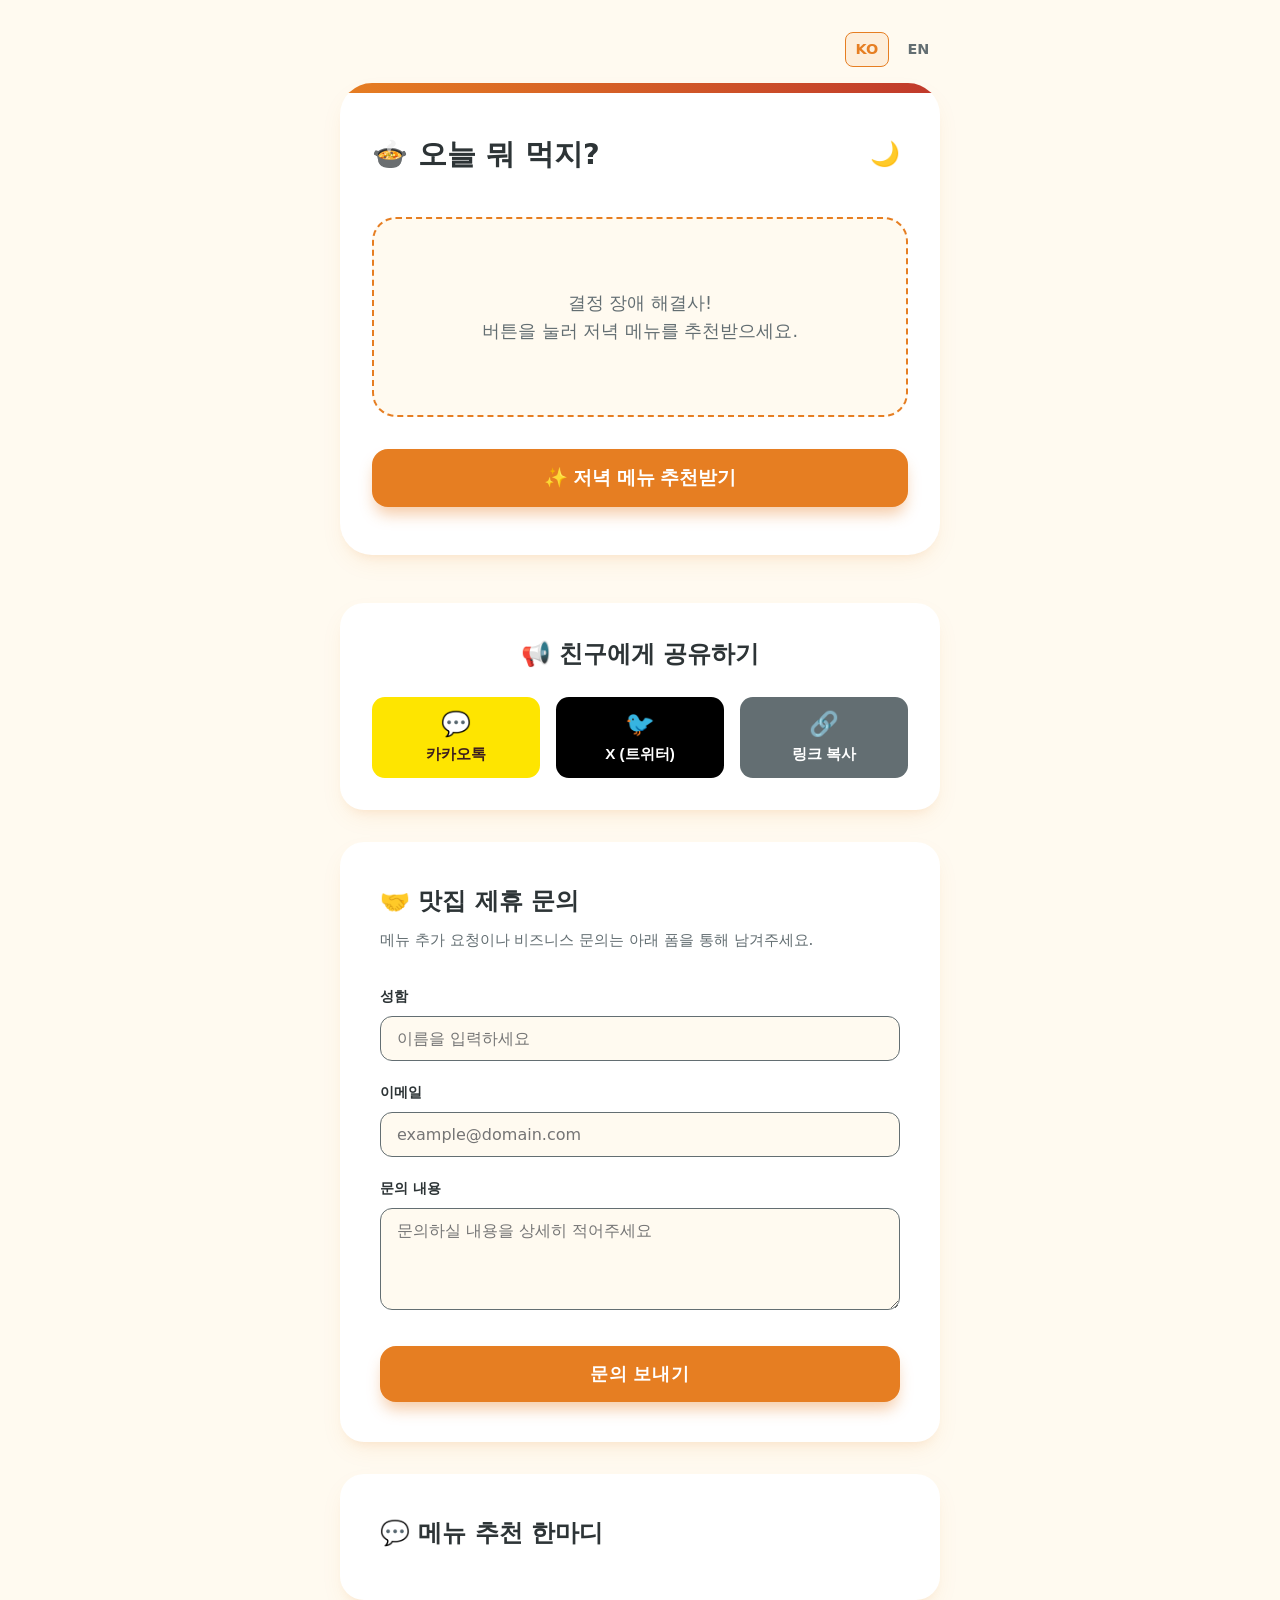
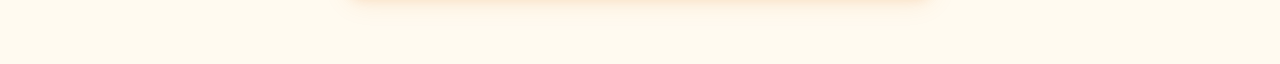
<file: index.html>
<!DOCTYPE html>
<html lang="ko">
<head>
    <meta charset="UTF-8">
    <meta name="viewport" content="width=device-width, initial-scale=1.0">
    <title>오늘 뭐 먹지? | 저녁 메뉴 추천</title>
    <link rel="icon" type="image/svg+xml" href="/favicon.svg">
    <link rel="stylesheet" href="style.css">
    <!-- Kakao SDK -->
    <script src="https://t1.kakaocdn.net/kakao_js_sdk/2.7.0/kakao.min.js" integrity="sha384-lLeYY97784z98489098489098489098489098489098489098489098489098489" crossorigin="anonymous"></script>
</head>
<body>

    <nav class="lang-switcher">
        <a href="index.html" class="lang-link active">KO</a>
        <a href="en.html" class="lang-link">EN</a>
    </nav>

    <main class="container">
        <header>
            <h1>🍲 오늘 뭐 먹지?</h1>
            <button id="theme-toggle" class="theme-toggle" aria-label="Toggle dark mode">🌙</button>
        </header>
        
        <div id="display-area">
            <p style="color: var(--text-secondary); font-size: 1.1rem;">결정 장애 해결사! <br>버튼을 눌러 저녁 메뉴를 추천받으세요.</p>
        </div>

        <button id="recommend-btn">
            <span>✨ 저녁 메뉴 추천받기</span>
        </button>
    </main>

    <section class="share-section">
        <div class="share-container">
            <h2>📢 친구에게 공유하기</h2>
            <div class="share-buttons">
                <button id="share-kakao" class="share-btn kakao" title="카카오톡 공유">
                    <span class="share-icon">💬</span>
                    <span>카카오톡</span>
                </button>
                <button id="share-twitter" class="share-btn twitter" title="X(트위터) 공유">
                    <span class="share-icon">🐦</span>
                    <span>X (트위터)</span>
                </button>
                <button id="copy-link" class="share-btn link" title="링크 복사">
                    <span class="share-icon">🔗</span>
                    <span>링크 복사</span>
                </button>
            </div>
        </div>
    </section>

    <section class="inquiry-section">
        <div class="inquiry-container">
            <h2>🤝 맛집 제휴 문의</h2>
            <p>메뉴 추가 요청이나 비즈니스 문의는 아래 폼을 통해 남겨주세요.</p>
            <form action="https://formspree.io/f/mlgpypkr" method="POST" id="inquiry-form">
                <div class="form-group">
                    <label for="name">성함</label>
                    <input type="text" id="name" name="name" placeholder="이름을 입력하세요" required>
                </div>
                <div class="form-group">
                    <label for="email">이메일</label>
                    <input type="email" id="email" name="email" placeholder="example@domain.com" required>
                </div>
                <div class="form-group">
                    <label for="message">문의 내용</label>
                    <textarea id="message" name="message" rows="4" placeholder="문의하실 내용을 상세히 적어주세요" required></textarea>
                </div>
                <button type="submit" class="submit-btn">문의 보내기</button>
            </form>
        </div>
    </section>

    <section class="comment-section">
        <div class="comment-container">
            <h2>💬 메뉴 추천 한마디</h2>
            <div id="disqus_thread"></div>
            <script>
            (function() {
                var d = document, s = d.createElement('script');
                s.src = 'https://productbuilder2-6.disqus.com/embed.js';
                s.setAttribute('data-timestamp', +new Date());
                (d.head || d.body).appendChild(s);
                })();
            </script>
            <noscript>Please enable JavaScript to view the <a href="https://disqus.com/?ref_noscript">comments powered by Disqus.</a></noscript>
        </div>
    </section>

    <script src="main.js"></script>
</body>
</html>
</file>
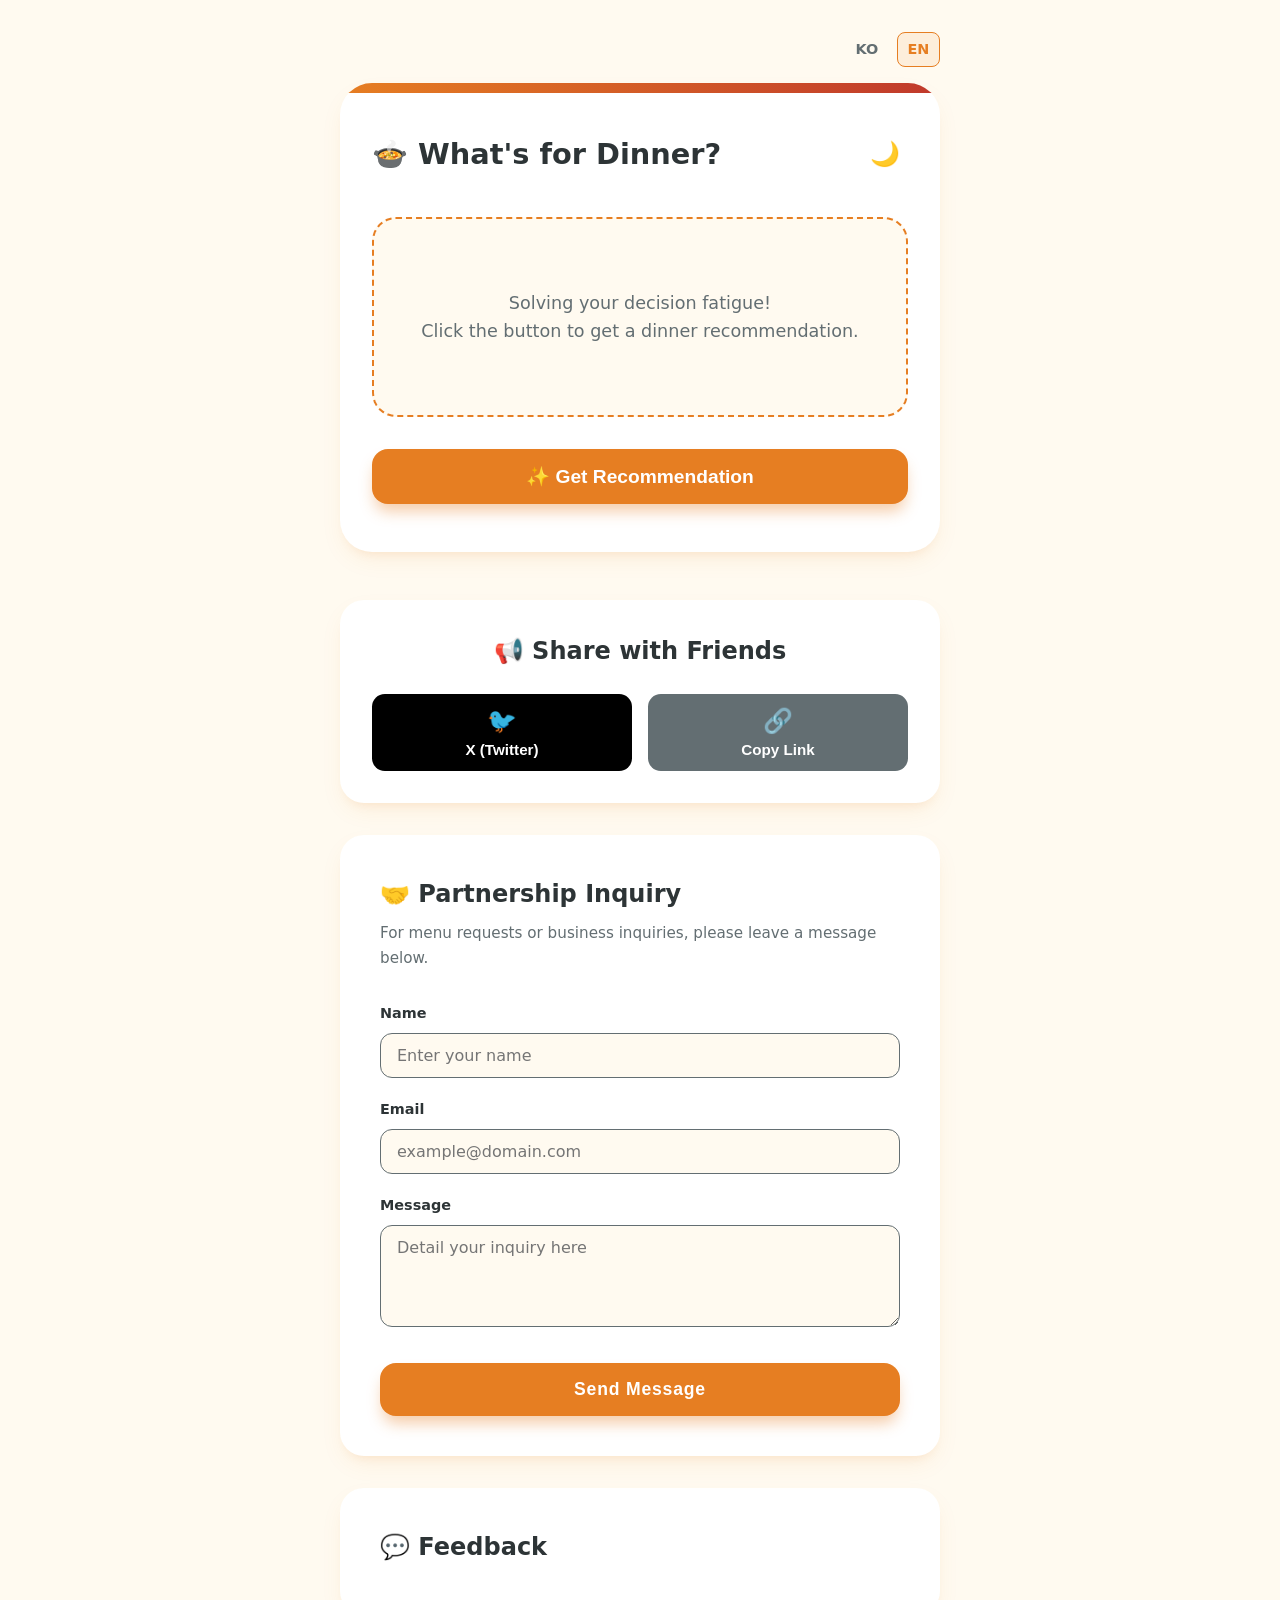
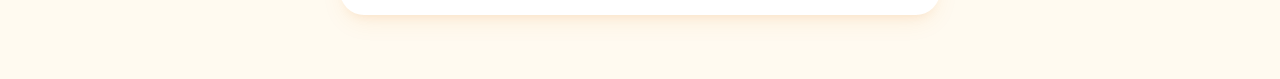
<file: en.html>
<!DOCTYPE html>
<html lang="en">
<head>
    <meta charset="UTF-8">
    <meta name="viewport" content="width=device-width, initial-scale=1.0">
    <title>What's for Dinner? | Menu Recommendation</title>
    <link rel="icon" type="image/svg+xml" href="favicon.svg">
    <link rel="stylesheet" href="style.css">
</head>
<body>

    <nav class="lang-switcher">
        <a href="index.html" class="lang-link">KO</a>
        <a href="en.html" class="lang-link active">EN</a>
    </nav>

    <main class="container">
        <header>
            <h1>🍲 What's for Dinner?</h1>
            <button id="theme-toggle" class="theme-toggle" aria-label="Toggle dark mode">🌙</button>
        </header>
        
        <div id="display-area">
            <p style="color: var(--text-secondary); font-size: 1.1rem;">Solving your decision fatigue! <br>Click the button to get a dinner recommendation.</p>
        </div>

        <button id="recommend-btn">
            <span>✨ Get Recommendation</span>
        </button>
    </main>

    <section class="share-section">
        <div class="share-container">
            <h2>📢 Share with Friends</h2>
            <div class="share-buttons">
                <button id="share-twitter" class="share-btn twitter" title="Share on X (Twitter)">
                    <span class="share-icon">🐦</span>
                    <span>X (Twitter)</span>
                </button>
                <button id="copy-link" class="share-btn link" title="Copy Link">
                    <span class="share-icon">🔗</span>
                    <span>Copy Link</span>
                </button>
            </div>
        </div>
    </section>

    <section class="inquiry-section">
        <div class="inquiry-container">
            <h2>🤝 Partnership Inquiry</h2>
            <p>For menu requests or business inquiries, please leave a message below.</p>
            <form action="https://formspree.io/f/mlgpypkr" method="POST" id="inquiry-form">
                <div class="form-group">
                    <label for="name">Name</label>
                    <input type="text" id="name" name="name" placeholder="Enter your name" required>
                </div>
                <div class="form-group">
                    <label for="email">Email</label>
                    <input type="email" id="email" name="email" placeholder="example@domain.com" required>
                </div>
                <div class="form-group">
                    <label for="message">Message</label>
                    <textarea id="message" name="message" rows="4" placeholder="Detail your inquiry here" required></textarea>
                </div>
                <button type="submit" class="submit-btn">Send Message</button>
            </form>
        </div>
    </section>

    <section class="comment-section">
        <div class="comment-container">
            <h2>💬 Feedback</h2>
            <div id="disqus_thread"></div>
            <script>
                (function() {
                var d = document, s = d.createElement('script');
                s.src = 'https://productbuilder2-6.disqus.com/embed.js';
                s.setAttribute('data-timestamp', +new Date());
                (d.head || d.body).appendChild(s);
                })();
            </script>
            <noscript>Please enable JavaScript to view the <a href="https://disqus.com/?ref_noscript">comments powered by Disqus.</a></noscript>
        </div>
    </section>

    <script src="main.js"></script>
</body>
</html>
</file>
<file: style.css>
@layer base, theme, components, layout;

@layer base {
  :root {
    --bg-color: #fffaf0; /* FloralWhite - Warm background */
    --text-primary: #2d3436;
    --text-secondary: #636e72;
    --accent-color: #e67e22; /* Carrot Orange */
    --accent-hover: #d35400; /* Pumpkin Orange */
    --card-bg: #ffffff;
    --shadow: 0 10px 25px -5px rgba(230, 126, 34, 0.1), 0 8px 10px -6px rgba(230, 126, 34, 0.1);
    --bonus-color: #c0392b; /* Pomegranate Red */
    --transition-speed: 0.3s;
  }

  [data-theme="dark"] {
    --bg-color: #2c3e50; /* Midnight Blue */
    --text-primary: #ecf0f1;
    --text-secondary: #bdc3c7;
    --accent-color: #f39c12; /* Orange */
    --accent-hover: #e67e22;
    --card-bg: #34495e; /* Wet Asphalt */
    --shadow: 0 10px 25px -5px rgba(0, 0, 0, 0.5), 0 8px 10px -6px rgba(0, 0, 0, 0.5);
    --bonus-color: #e74c3c; /* Alizarin Red */
  }

  * {
    box-sizing: border-box;
    margin: 0;
    padding: 0;
  }

  body {
    font-family: 'Pretendard', -apple-system, BlinkMacSystemFont, system-ui, Roboto, sans-serif;
    background-color: var(--bg-color);
    color: var(--text-primary);
    transition: background-color var(--transition-speed), color var(--transition-speed);
    line-height: 1.6;
    display: flex;
    flex-direction: column;
    justify-content: flex-start;
    align-items: center;
    min-height: 100vh;
    padding: 2rem 0;
  }
}

@layer layout {
  .container {
    max-width: 600px;
    width: 90%;
    margin-bottom: 3rem;
    padding: 3rem 2rem;
    background-color: var(--card-bg);
    border-radius: 2rem;
    box-shadow: var(--shadow);
    text-align: center;
    transition: background-color var(--transition-speed), box-shadow var(--transition-speed);
    position: relative;
    overflow: hidden;
  }

  /* Decorative texture */
  .container::before {
    content: "";
    position: absolute;
    top: 0;
    left: 0;
    right: 0;
    height: 10px;
    background: linear-gradient(90deg, var(--accent-color), var(--bonus-color));
  }

  .inquiry-section {
    max-width: 600px;
    width: 90%;
    margin-bottom: 2rem;
  }

  .share-section {
    max-width: 600px;
    width: 90%;
    margin-bottom: 2rem;
  }

  .share-container {
    padding: 2rem;
    background-color: var(--card-bg);
    border-radius: 1.5rem;
    box-shadow: var(--shadow);
    transition: background-color var(--transition-speed), box-shadow var(--transition-speed);
    text-align: center;
  }

  .share-buttons {
    display: flex;
    gap: 1rem;
    margin-top: 1.5rem;
    justify-content: center;
    flex-wrap: wrap;
  }

  .share-btn {
    flex: 1;
    min-width: 120px;
    padding: 0.8rem 1rem;
    font-size: 0.95rem;
    font-weight: 600;
    border-radius: 0.8rem;
    display: flex;
    flex-direction: column;
    align-items: center;
    gap: 0.4rem;
    box-shadow: none;
    transition: all 0.2s ease;
  }

  .share-btn .share-icon {
    font-size: 1.5rem;
  }

  .share-btn.kakao {
    background-color: #FEE500;
    color: #3C1E1E;
  }

  .share-btn.kakao:hover {
    background-color: #fada00;
    transform: translateY(-3px);
  }

  .share-btn.twitter {
    background-color: #000000;
    color: #ffffff;
  }

  .share-btn.twitter:hover {
    background-color: #333333;
    transform: translateY(-3px);
  }

  .share-btn.link {
    background-color: var(--text-secondary);
    color: #ffffff;
  }

  .share-btn.link:hover {
    background-color: var(--text-primary);
    transform: translateY(-3px);
  }

  .inquiry-container {
    padding: 2.5rem;
    background-color: var(--card-bg);
    border-radius: 1.5rem;
    box-shadow: var(--shadow);
    transition: background-color var(--transition-speed), box-shadow var(--transition-speed);
  }

  .comment-section {
    max-width: 600px;
    width: 90%;
    margin-bottom: 2rem;
  }

  .comment-container {
    padding: 2.5rem;
    background-color: var(--card-bg);
    border-radius: 1.5rem;
    box-shadow: var(--shadow);
    transition: background-color var(--transition-speed), box-shadow var(--transition-speed);
    text-align: left;
  }

  header {
    display: flex;
    justify-content: space-between;
    align-items: center;
    margin-bottom: 2.5rem;
  }

  /* Language Switcher */
  .lang-switcher {
    display: flex;
    gap: 0.5rem;
    margin-bottom: 1rem;
    justify-content: flex-end;
    width: 100%;
    max-width: 600px;
  }

  .lang-link {
    text-decoration: none;
    font-size: 0.9rem;
    font-weight: 600;
    color: var(--text-secondary);
    padding: 0.3rem 0.6rem;
    border-radius: 0.5rem;
    transition: all 0.2s;
    border: 1px solid transparent;
  }

  .lang-link.active {
    color: var(--accent-color);
    background: rgba(230, 126, 34, 0.1);
    border-color: var(--accent-color);
  }

  .lang-link:hover:not(.active) {
    background: var(--card-bg);
    border-color: var(--text-secondary);
  }
}

@layer components {
  h1 {
    font-size: 1.8rem;
    font-weight: 800;
    color: var(--text-primary);
    display: flex;
    align-items: center;
    gap: 0.5rem;
  }

  h2 {
    font-size: 1.5rem;
    font-weight: 700;
    margin-bottom: 0.5rem;
    color: var(--text-primary);
  }

  .inquiry-container p {
    color: var(--text-secondary);
    margin-bottom: 2rem;
    font-size: 0.95rem;
  }

  #inquiry-form {
    display: flex;
    flex-direction: column;
    gap: 1.25rem;
    text-align: left;
  }

  .form-group {
    display: flex;
    flex-direction: column;
    gap: 0.5rem;
  }

  .form-group label {
    font-size: 0.9rem;
    font-weight: 600;
    color: var(--text-primary);
  }

  .form-group input,
  .form-group textarea {
    padding: 0.75rem 1rem;
    border-radius: 0.75rem;
    border: 1px solid var(--text-secondary);
    background-color: var(--bg-color);
    color: var(--text-primary);
    font-size: 1rem;
    font-family: inherit;
    transition: border-color 0.2s, box-shadow 0.2s;
  }

  .form-group input:focus,
  .form-group textarea:focus {
    outline: none;
    border-color: var(--accent-color);
    box-shadow: 0 0 0 3px rgba(230, 126, 34, 0.2);
  }

  .submit-btn {
    margin-top: 1rem;
    padding: 1rem;
    font-size: 1.1rem;
    letter-spacing: 0.05rem;
  }

  #display-area {
    margin: 2rem 0;
    padding: 2rem;
    background-color: var(--bg-color);
    border-radius: 1.5rem;
    min-height: 200px;
    display: flex;
    flex-direction: column;
    justify-content: center;
    align-items: center;
    gap: 1.5rem;
    transition: background-color var(--transition-speed);
    border: 2px dashed var(--accent-color);
  }

  .menu-result {
    animation: bounceIn 0.8s cubic-bezier(0.68, -0.55, 0.265, 1.55) forwards;
    text-align: center;
  }

  .menu-emoji {
    font-size: 4rem;
    margin-bottom: 1rem;
    display: block;
  }

  .menu-name {
    font-size: 2.2rem;
    font-weight: 900;
    color: var(--accent-color);
    margin-bottom: 0.5rem;
  }

  .menu-category {
    font-size: 1.1rem;
    font-weight: 600;
    color: var(--text-secondary);
    padding: 0.4rem 1rem;
    background: rgba(230, 126, 34, 0.1);
    border-radius: 2rem;
  }

  button {
    padding: 1rem 2rem;
    font-size: 1.2rem;
    font-weight: 700;
    background-color: var(--accent-color);
    color: white;
    border: none;
    border-radius: 1rem;
    cursor: pointer;
    transition: all 0.3s cubic-bezier(0.4, 0, 0.2, 1);
    box-shadow: 0 10px 15px -3px rgba(230, 126, 34, 0.4);
    display: flex;
    align-items: center;
    justify-content: center;
    gap: 0.5rem;
    width: 100%;
  }

  button:hover {
    background-color: var(--accent-hover);
    transform: translateY(-4px) scale(1.02);
    box-shadow: 0 20px 25px -5px rgba(230, 126, 34, 0.4);
  }

  button:active {
    transform: translateY(-1px);
  }

  /* Theme Toggle Button */
  .theme-toggle {
    background: none;
    border: none;
    padding: 0.5rem;
    cursor: pointer;
    color: var(--text-primary);
    box-shadow: none;
    font-size: 1.5rem;
    width: auto;
  }

  .theme-toggle:hover {
    background: none;
    transform: rotate(15deg) scale(1.2);
    box-shadow: none;
  }
}

@keyframes bounceIn {
  0% { opacity: 0; transform: scale(0.3); }
  50% { opacity: 0.9; transform: scale(1.1); }
  80% { opacity: 1; transform: scale(0.89); }
  100% { opacity: 1; transform: scale(1); }
}
</file>
